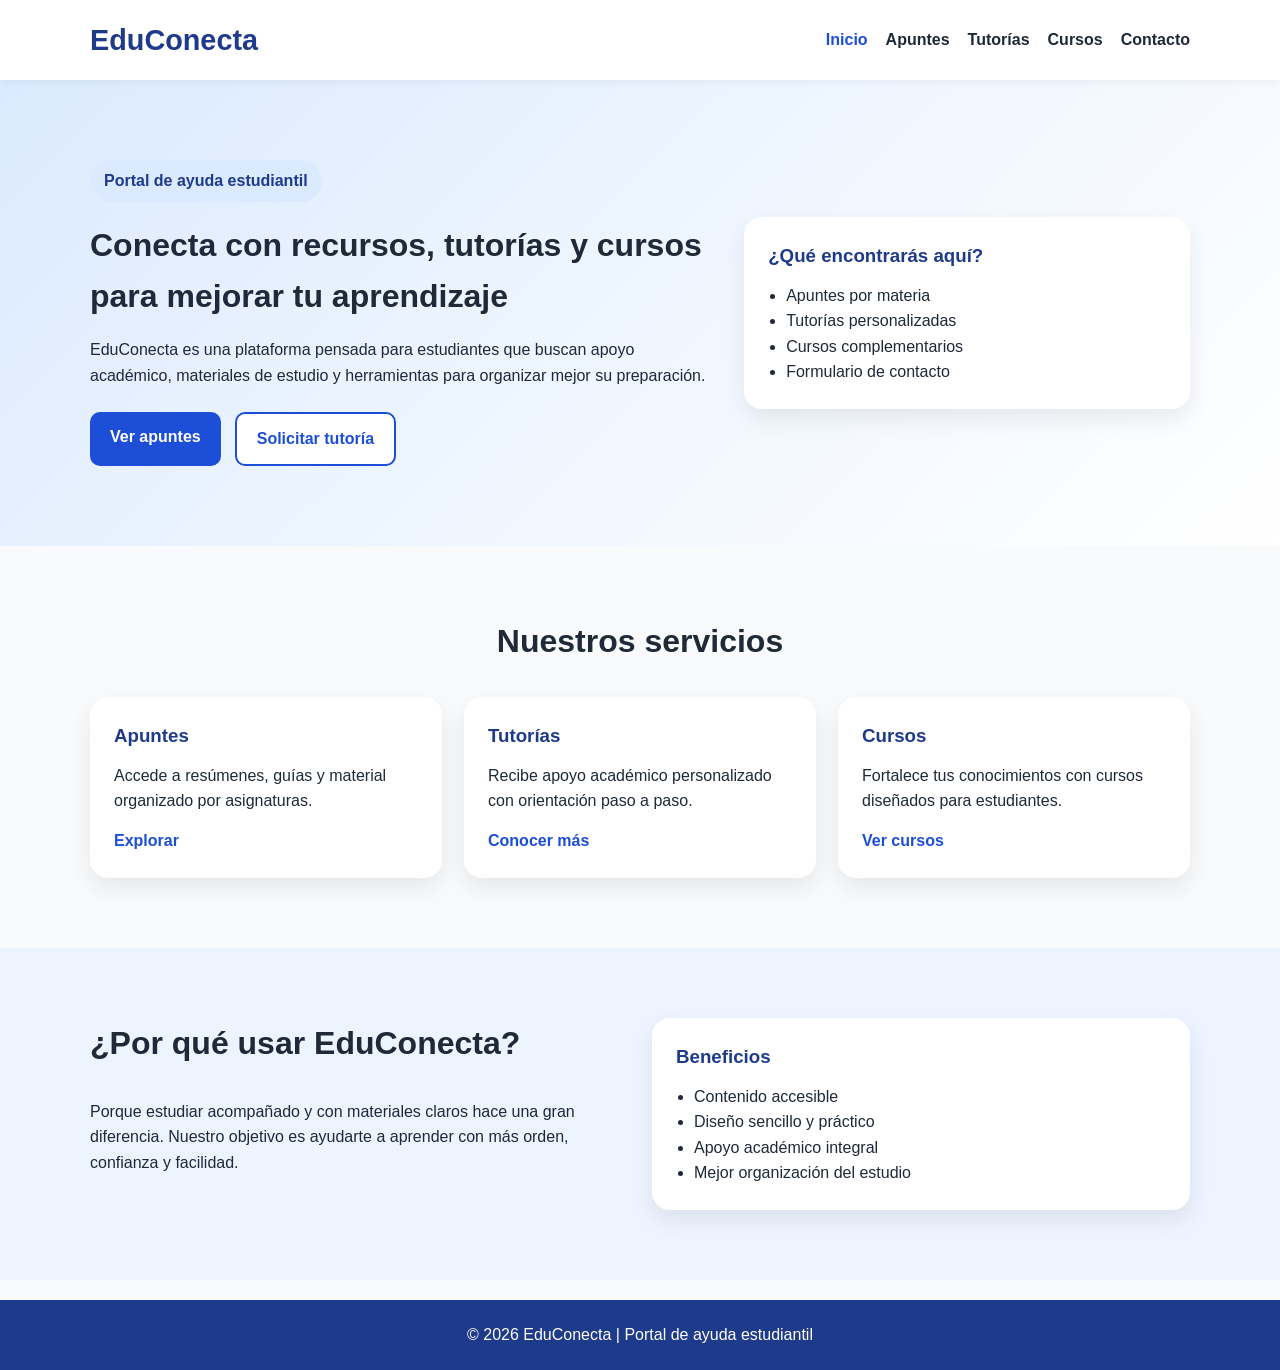
<file: index.html>
<!DOCTYPE html>
<html lang="es">
<head>
  <meta charset="UTF-8" />
  <meta name="viewport" content="width=device-width, initial-scale=1.0" />
  <title>EduConecta | Inicio</title>
  <link rel="stylesheet" href="style.css" />
</head>
<body>
  <header class="header">
    <div class="container nav">
      <h1 class="logo">EduConecta</h1>
      <nav>
        <ul class="nav-links">
          <li><a href="index.html" class="active">Inicio</a></li>
          <li><a href="apuntes.html">Apuntes</a></li>
          <li><a href="tutorias.html">Tutorías</a></li>
          <li><a href="cursos.html">Cursos</a></li>
          <li><a href="contacto.html">Contacto</a></li>
        </ul>
      </nav>
      <button id="menu-toggle" class="menu-toggle">☰</button>
    </div>
  </header>

  <main>
    <section class="hero">
      <div class="container hero-content">
        <div>
          <p class="tag">Portal de ayuda estudiantil</p>
          <h2>Conecta con recursos, tutorías y cursos para mejorar tu aprendizaje</h2>
          <p>
            EduConecta es una plataforma pensada para estudiantes que buscan apoyo académico,
            materiales de estudio y herramientas para organizar mejor su preparación.
          </p>
          <div class="hero-buttons">
            <a href="apuntes.html" class="btn primary">Ver apuntes</a>
            <a href="tutorias.html" class="btn secondary">Solicitar tutoría</a>
          </div>
        </div>
        <div class="hero-card">
          <h3>¿Qué encontrarás aquí?</h3>
          <ul>
            <li>Apuntes por materia</li>
            <li>Tutorías personalizadas</li>
            <li>Cursos complementarios</li>
            <li>Formulario de contacto</li>
          </ul>
        </div>
      </div>
    </section>

    <section class="section">
      <div class="container">
        <h2 class="section-title">Nuestros servicios</h2>
        <div class="cards">
          <article class="card">
            <h3>Apuntes</h3>
            <p>Accede a resúmenes, guías y material organizado por asignaturas.</p>
            <a href="apuntes.html" class="link">Explorar</a>
          </article>
          <article class="card">
            <h3>Tutorías</h3>
            <p>Recibe apoyo académico personalizado con orientación paso a paso.</p>
            <a href="tutorias.html" class="link">Conocer más</a>
          </article>
          <article class="card">
            <h3>Cursos</h3>
            <p>Fortalece tus conocimientos con cursos diseñados para estudiantes.</p>
            <a href="cursos.html" class="link">Ver cursos</a>
          </article>
        </div>
      </div>
    </section>

    <section class="section alt">
      <div class="container two-columns">
        <div>
          <h2 class="section-title left">¿Por qué usar EduConecta?</h2>
          <p>
            Porque estudiar acompañado y con materiales claros hace una gran diferencia.
            Nuestro objetivo es ayudarte a aprender con más orden, confianza y facilidad.
          </p>
        </div>
        <div class="info-box">
          <h3>Beneficios</h3>
          <ul>
            <li>Contenido accesible</li>
            <li>Diseño sencillo y práctico</li>
            <li>Apoyo académico integral</li>
            <li>Mejor organización del estudio</li>
          </ul>
        </div>
      </div>
    </section>
  </main>

  <footer class="footer">
    <div class="container">
      <p>© 2026 EduConecta | Portal de ayuda estudiantil</p>
    </div>
  </footer>

  <script src="scripts.js"></script>
</body>
</html>
</file>
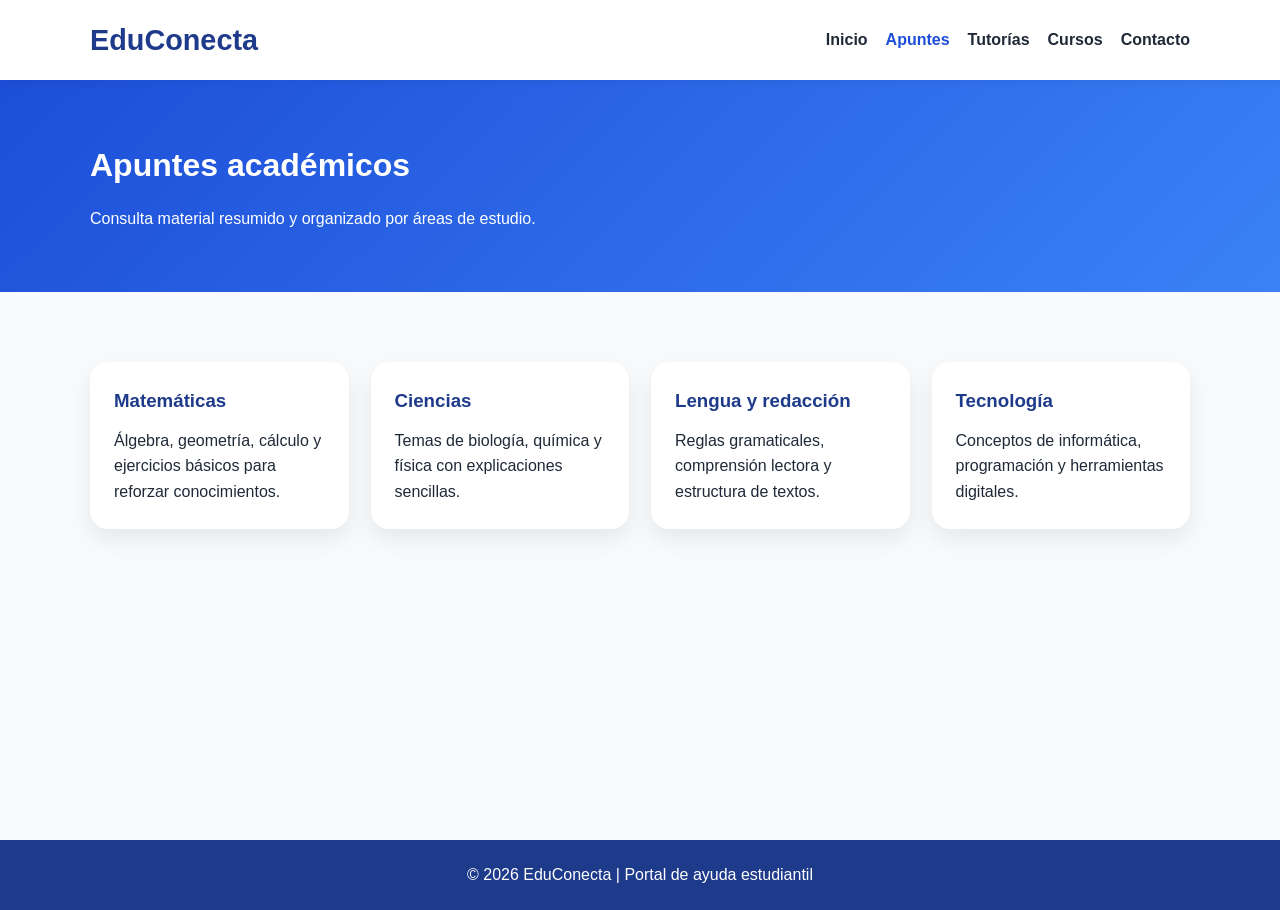
<file: apuntes.html>
<!DOCTYPE html>
<html lang="es">
<head>
  <meta charset="UTF-8" />
  <meta name="viewport" content="width=device-width, initial-scale=1.0" />
  <title>EduConecta | Apuntes</title>
  <link rel="stylesheet" href="style.css" />
</head>
<body>
  <header class="header">
    <div class="container nav">
      <h1 class="logo">EduConecta</h1>
      <nav>
        <ul class="nav-links">
          <li><a href="index.html">Inicio</a></li>
          <li><a href="apuntes.html" class="active">Apuntes</a></li>
          <li><a href="tutorias.html">Tutorías</a></li>
          <li><a href="cursos.html">Cursos</a></li>
          <li><a href="contacto.html">Contacto</a></li>
        </ul>
      </nav>
      <button id="menu-toggle" class="menu-toggle">☰</button>
    </div>
  </header>

  <main class="page-main">
    <section class="page-banner">
      <div class="container">
        <h2>Apuntes académicos</h2>
        <p>Consulta material resumido y organizado por áreas de estudio.</p>
      </div>
    </section>

    <section class="section">
      <div class="container">
        <div class="cards">
          <article class="card">
            <h3>Matemáticas</h3>
            <p>Álgebra, geometría, cálculo y ejercicios básicos para reforzar conocimientos.</p>
          </article>
          <article class="card">
            <h3>Ciencias</h3>
            <p>Temas de biología, química y física con explicaciones sencillas.</p>
          </article>
          <article class="card">
            <h3>Lengua y redacción</h3>
            <p>Reglas gramaticales, comprensión lectora y estructura de textos.</p>
          </article>
          <article class="card">
            <h3>Tecnología</h3>
            <p>Conceptos de informática, programación y herramientas digitales.</p>
          </article>
        </div>
      </div>
    </section>
  </main>

  <footer class="footer">
    <div class="container">
      <p>© 2026 EduConecta | Portal de ayuda estudiantil</p>
    </div>
  </footer>

  <script src="scripts.js"></script>
</body>
</html>
</file>
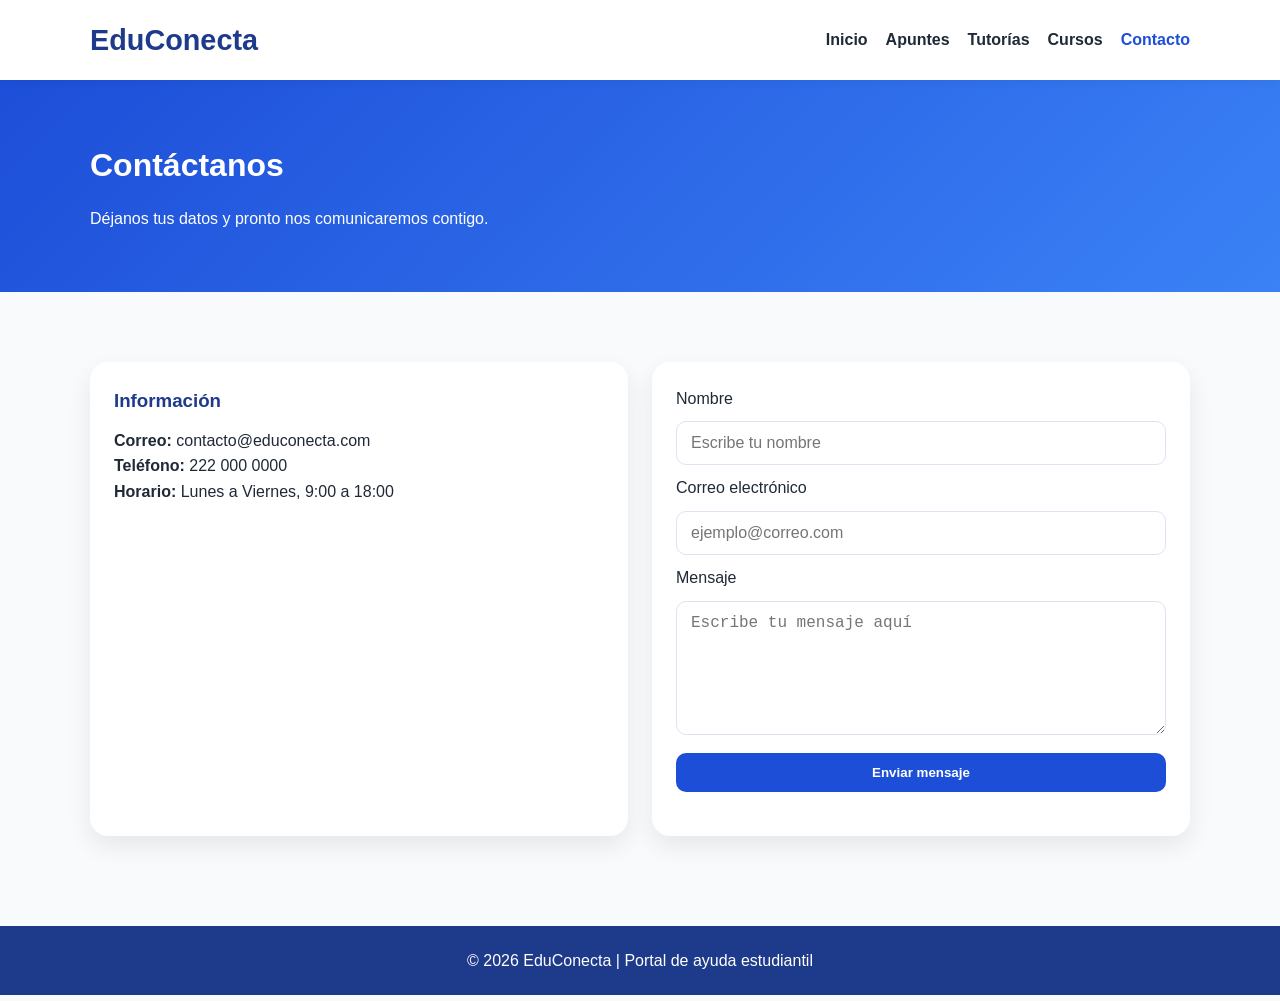
<file: contacto.html>
<!DOCTYPE html>
<html lang="es">
<head>
  <meta charset="UTF-8" />
  <meta name="viewport" content="width=device-width, initial-scale=1.0" />
  <title>EduConecta | Contacto</title>
  <link rel="stylesheet" href="style.css" />
</head>
<body>
  <header class="header">
    <div class="container nav">
      <h1 class="logo">EduConecta</h1>
      <nav>
        <ul class="nav-links">
          <li><a href="index.html">Inicio</a></li>
          <li><a href="apuntes.html">Apuntes</a></li>
          <li><a href="tutorias.html">Tutorías</a></li>
          <li><a href="cursos.html">Cursos</a></li>
          <li><a href="contacto.html" class="active">Contacto</a></li>
        </ul>
      </nav>
      <button id="menu-toggle" class="menu-toggle">☰</button>
    </div>
  </header>

  <main class="page-main">
    <section class="page-banner">
      <div class="container">
        <h2>Contáctanos</h2>
        <p>Déjanos tus datos y pronto nos comunicaremos contigo.</p>
      </div>
    </section>

    <section class="section">
      <div class="container contact-grid">
        <div class="info-box">
          <h3>Información</h3>
          <p><strong>Correo:</strong> contacto@educonecta.com</p>
          <p><strong>Teléfono:</strong> 222 000 0000</p>
          <p><strong>Horario:</strong> Lunes a Viernes, 9:00 a 18:00</p>
        </div>

        <form id="contact-form" class="contact-form">
          <label for="nombre">Nombre</label>
          <input type="text" id="nombre" name="nombre" placeholder="Escribe tu nombre" required />

          <label for="correo">Correo electrónico</label>
          <input type="email" id="correo" name="correo" placeholder="ejemplo@correo.com" required />

          <label for="mensaje">Mensaje</label>
          <textarea id="mensaje" name="mensaje" rows="6" placeholder="Escribe tu mensaje aquí" required></textarea>

          <button type="submit" class="btn primary full">Enviar mensaje</button>
          <p id="form-message" class="form-message"></p>
        </form>
      </div>
    </section>
  </main>

  <footer class="footer">
    <div class="container">
      <p>© 2026 EduConecta | Portal de ayuda estudiantil</p>
    </div>
  </footer>

  <script src="scripts.js"></script>
</body>
</html>
</file>
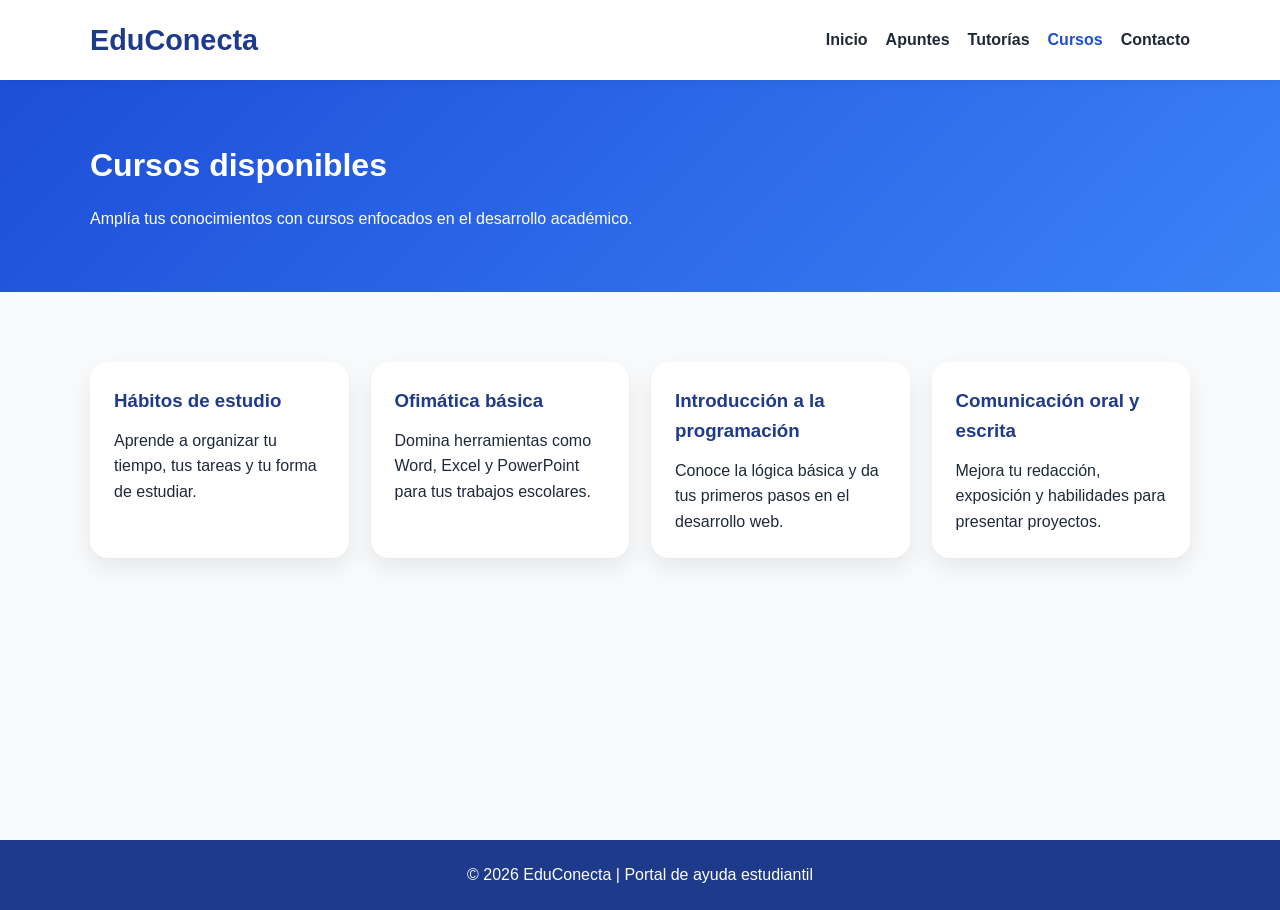
<file: cursos.html>
<!DOCTYPE html>
<html lang="es">
<head>
  <meta charset="UTF-8" />
  <meta name="viewport" content="width=device-width, initial-scale=1.0" />
  <title>EduConecta | Cursos</title>
  <link rel="stylesheet" href="style.css" />
</head>
<body>
  <header class="header">
    <div class="container nav">
      <h1 class="logo">EduConecta</h1>
      <nav>
        <ul class="nav-links">
          <li><a href="index.html">Inicio</a></li>
          <li><a href="apuntes.html">Apuntes</a></li>
          <li><a href="tutorias.html">Tutorías</a></li>
          <li><a href="cursos.html" class="active">Cursos</a></li>
          <li><a href="contacto.html">Contacto</a></li>
        </ul>
      </nav>
      <button id="menu-toggle" class="menu-toggle">☰</button>
    </div>
  </header>

  <main class="page-main">
    <section class="page-banner">
      <div class="container">
        <h2>Cursos disponibles</h2>
        <p>Amplía tus conocimientos con cursos enfocados en el desarrollo académico.</p>
      </div>
    </section>

    <section class="section">
      <div class="container">
        <div class="cards">
          <article class="card">
            <h3>Hábitos de estudio</h3>
            <p>Aprende a organizar tu tiempo, tus tareas y tu forma de estudiar.</p>
          </article>
          <article class="card">
            <h3>Ofimática básica</h3>
            <p>Domina herramientas como Word, Excel y PowerPoint para tus trabajos escolares.</p>
          </article>
          <article class="card">
            <h3>Introducción a la programación</h3>
            <p>Conoce la lógica básica y da tus primeros pasos en el desarrollo web.</p>
          </article>
          <article class="card">
            <h3>Comunicación oral y escrita</h3>
            <p>Mejora tu redacción, exposición y habilidades para presentar proyectos.</p>
          </article>
        </div>
      </div>
    </section>
  </main>

  <footer class="footer">
    <div class="container">
      <p>© 2026 EduConecta | Portal de ayuda estudiantil</p>
    </div>
  </footer>

  <script src="scripts.js"></script>
</body>
</html>
</file>
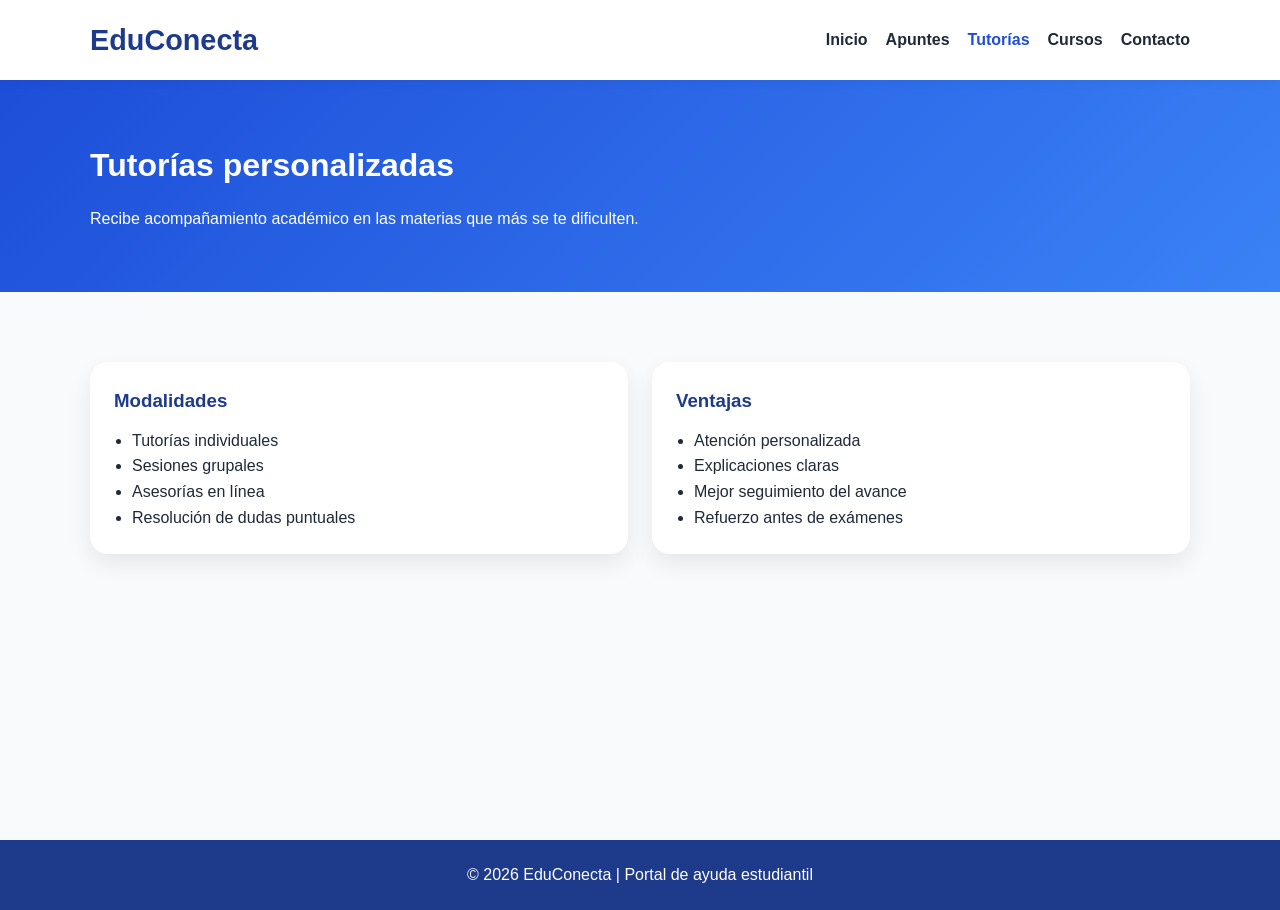
<file: tutorias.html>
<!DOCTYPE html>
<html lang="es">
<head>
  <meta charset="UTF-8" />
  <meta name="viewport" content="width=device-width, initial-scale=1.0" />
  <title>EduConecta | Tutorías</title>
  <link rel="stylesheet" href="style.css" />
</head>
<body>
  <header class="header">
    <div class="container nav">
      <h1 class="logo">EduConecta</h1>
      <nav>
        <ul class="nav-links">
          <li><a href="index.html">Inicio</a></li>
          <li><a href="apuntes.html">Apuntes</a></li>
          <li><a href="tutorias.html" class="active">Tutorías</a></li>
          <li><a href="cursos.html">Cursos</a></li>
          <li><a href="contacto.html">Contacto</a></li>
        </ul>
      </nav>
      <button id="menu-toggle" class="menu-toggle">☰</button>
    </div>
  </header>

  <main class="page-main">
    <section class="page-banner">
      <div class="container">
        <h2>Tutorías personalizadas</h2>
        <p>Recibe acompañamiento académico en las materias que más se te dificulten.</p>
      </div>
    </section>

    <section class="section">
      <div class="container two-columns">
        <div class="info-box">
          <h3>Modalidades</h3>
          <ul>
            <li>Tutorías individuales</li>
            <li>Sesiones grupales</li>
            <li>Asesorías en línea</li>
            <li>Resolución de dudas puntuales</li>
          </ul>
        </div>
        <div class="info-box">
          <h3>Ventajas</h3>
          <ul>
            <li>Atención personalizada</li>
            <li>Explicaciones claras</li>
            <li>Mejor seguimiento del avance</li>
            <li>Refuerzo antes de exámenes</li>
          </ul>
        </div>
      </div>
    </section>
  </main>

  <footer class="footer">
    <div class="container">
      <p>© 2026 EduConecta | Portal de ayuda estudiantil</p>
    </div>
  </footer>

  <script src="scripts.js"></script>
</body>
</html>
</file>
<file: style.css>
:root {
  --primary: #1d4ed8;
  --primary-dark: #1e3a8a;
  --accent: #f59e0b;
  --bg: #f8fafc;
  --white: #ffffff;
  --text: #1f2937;
  --muted: #6b7280;
  --border: #dbe4f0;
  --shadow: 0 10px 25px rgba(0, 0, 0, 0.08);
}

* {
  margin: 0;
  padding: 0;
  box-sizing: border-box;
}

body {
  font-family: Arial, Helvetica, sans-serif;
  background: var(--bg);
  color: var(--text);
  line-height: 1.6;
}

.container {
  width: min(1100px, 92%);
  margin: 0 auto;
}

.header {
  background: var(--white);
  box-shadow: 0 2px 10px rgba(0, 0, 0, 0.05);
  position: sticky;
  top: 0;
  z-index: 100;
}

.nav {
  display: flex;
  justify-content: space-between;
  align-items: center;
  min-height: 80px;
  gap: 20px;
}

.logo {
  font-size: 1.8rem;
  color: var(--primary-dark);
}

.nav-links {
  list-style: none;
  display: flex;
  gap: 18px;
}

.nav-links a {
  text-decoration: none;
  color: var(--text);
  font-weight: 600;
  transition: color 0.3s ease;
}

.nav-links a:hover,
.nav-links a.active {
  color: var(--primary);
}

.menu-toggle {
  display: none;
  background: var(--primary);
  color: var(--white);
  border: none;
  padding: 10px 14px;
  border-radius: 8px;
  cursor: pointer;
  font-size: 1rem;
}

.hero {
  background: linear-gradient(135deg, #dbeafe, #eff6ff, #ffffff);
  padding: 80px 0;
}

.hero-content {
  display: grid;
  grid-template-columns: 1.4fr 1fr;
  gap: 30px;
  align-items: center;
}

.tag {
  display: inline-block;
  background: #dbeafe;
  color: var(--primary-dark);
  padding: 8px 14px;
  border-radius: 999px;
  font-weight: bold;
  margin-bottom: 18px;
}

.hero h2,
.page-banner h2,
.section-title {
  font-size: 2rem;
  margin-bottom: 15px;
}

.hero p {
  max-width: 650px;
}

.hero-buttons {
  margin-top: 24px;
  display: flex;
  gap: 14px;
  flex-wrap: wrap;
}

.btn {
  display: inline-block;
  padding: 12px 20px;
  border-radius: 10px;
  text-decoration: none;
  font-weight: bold;
  border: none;
  cursor: pointer;
}

.btn.primary {
  background: var(--primary);
  color: var(--white);
}

.btn.primary:hover {
  background: var(--primary-dark);
}

.btn.secondary {
  background: var(--white);
  color: var(--primary);
  border: 2px solid var(--primary);
}

.hero-card,
.card,
.info-box,
.contact-form {
  background: var(--white);
  border-radius: 18px;
  padding: 24px;
  box-shadow: var(--shadow);
}

.hero-card ul,
.info-box ul {
  margin-top: 12px;
  padding-left: 18px;
}

.section {
  padding: 70px 0;
}

.section-title {
  text-align: center;
  margin-bottom: 30px;
}

.section-title.left {
  text-align: left;
}

.alt {
  background: #eef4ff;
}

.cards {
  display: grid;
  grid-template-columns: repeat(auto-fit, minmax(220px, 1fr));
  gap: 22px;
}

.card h3,
.info-box h3,
.hero-card h3 {
  margin-bottom: 12px;
  color: var(--primary-dark);
}

.link {
  display: inline-block;
  margin-top: 14px;
  color: var(--primary);
  text-decoration: none;
  font-weight: bold;
}

.two-columns,
.contact-grid {
  display: grid;
  grid-template-columns: repeat(2, 1fr);
  gap: 24px;
}

.page-main {
  min-height: calc(100vh - 160px);
}

.page-banner {
  background: linear-gradient(135deg, #1d4ed8, #3b82f6);
  color: var(--white);
  padding: 60px 0;
}

.contact-form {
  display: flex;
  flex-direction: column;
  gap: 10px;
}

.contact-form input,
.contact-form textarea {
  width: 100%;
  padding: 12px 14px;
  border: 1px solid var(--border);
  border-radius: 10px;
  font-size: 1rem;
}

.contact-form input:focus,
.contact-form textarea:focus {
  outline: 2px solid #93c5fd;
  border-color: var(--primary);
}

.full {
  width: 100%;
  margin-top: 8px;
}

.form-message {
  margin-top: 10px;
  font-weight: bold;
  color: var(--primary-dark);
}

.footer {
  background: var(--primary-dark);
  color: var(--white);
  text-align: center;
  padding: 22px 0;
  margin-top: 20px;
}

@media (max-width: 820px) {
  .hero-content,
  .two-columns,
  .contact-grid {
    grid-template-columns: 1fr;
  }

  .menu-toggle {
    display: block;
  }

  nav {
    width: 100%;
  }

  .nav {
    flex-wrap: wrap;
  }

  .nav-links {
    width: 100%;
    display: none;
    flex-direction: column;
    padding: 10px 0 15px;
  }

  .nav-links.show {
    display: flex;
  }
}
</file>
